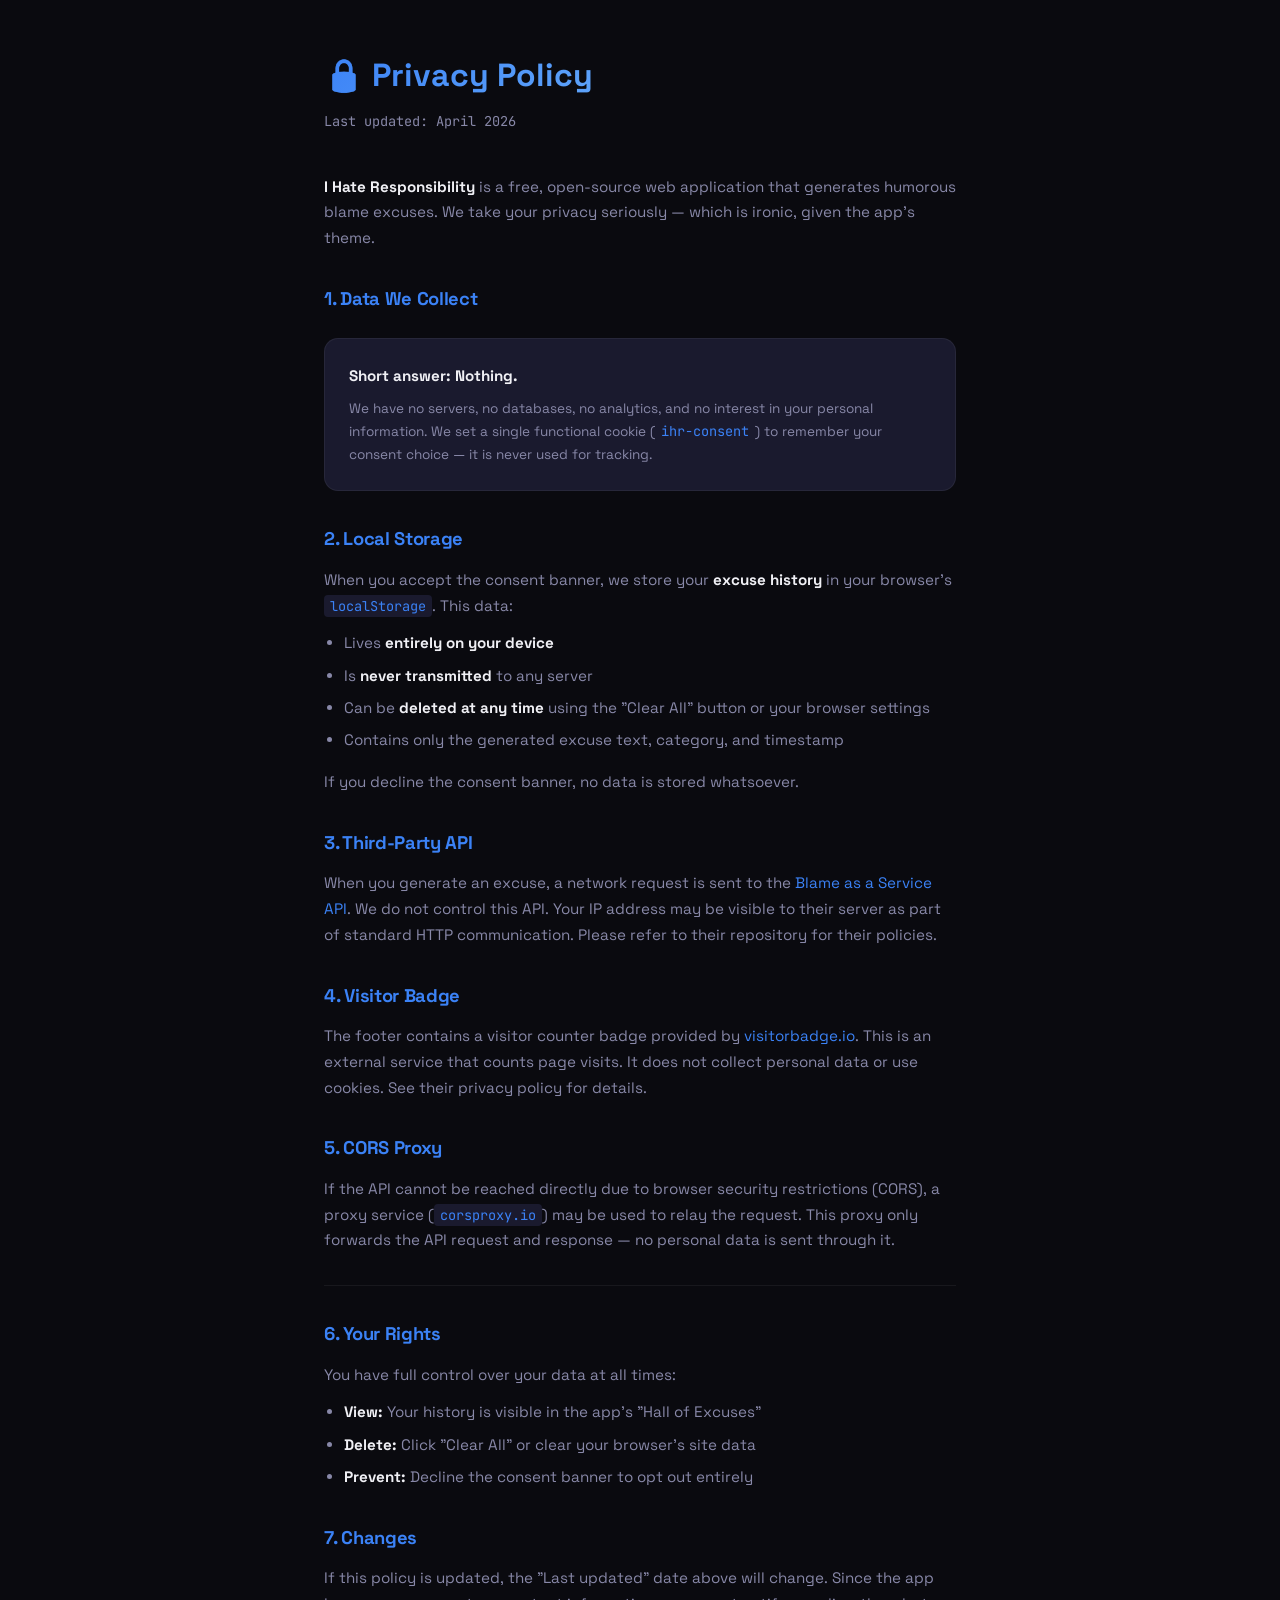
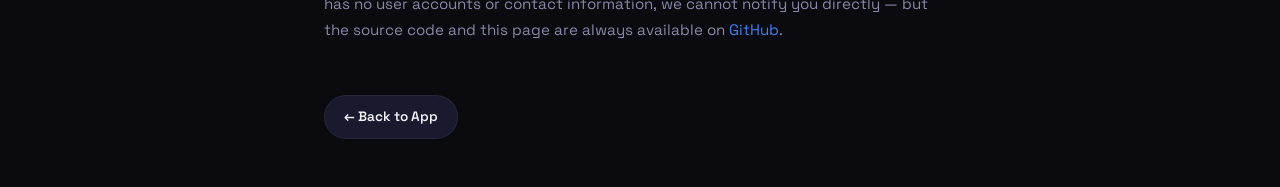
<file: privacy.html>
<!DOCTYPE html>
<html lang="en">
<head>
  <meta charset="UTF-8">
  <meta name="viewport" content="width=device-width, initial-scale=1.0">
  <title>Privacy Policy — I Hate Responsibility</title>
  <meta name="description" content="Privacy Policy for the I Hate Responsibility web app.">
  <link rel="preconnect" href="https://fonts.googleapis.com">
  <link rel="preconnect" href="https://fonts.gstatic.com" crossorigin>
  <link href="https://fonts.googleapis.com/css2?family=Space+Grotesk:wght@400;500;600;700&family=JetBrains+Mono:wght@400;500&display=swap" rel="stylesheet">
  <style>
    :root { --bg:#0a0a0f; --card:#1a1a2e; --text:#f0f0f5; --muted:#8888a8; --accent:#3b82f6; --border:rgba(255,255,255,.06); }
    *{margin:0;padding:0;box-sizing:border-box}
    body{font-family:'Space Grotesk',system-ui,sans-serif;background:var(--bg);color:var(--text);line-height:1.7;-webkit-font-smoothing:antialiased}
    .container{max-width:680px;margin:0 auto;padding:3rem 1.5rem}
    h1{font-size:2rem;margin-bottom:.5rem;background:linear-gradient(135deg,#3b82f6,#60a5fa,#93c5fd);-webkit-background-clip:text;-webkit-text-fill-color:transparent;background-clip:text}
    .subtitle{color:var(--muted);font-size:.85rem;margin-bottom:2.5rem;font-family:'JetBrains Mono',monospace}
    h2{font-size:1.15rem;margin:2rem 0 .75rem;color:var(--accent);letter-spacing:-.3px}
    p,li{color:var(--muted);font-size:.95rem;margin-bottom:.75rem}
    ul{padding-left:1.25rem;margin-bottom:1rem}
    li{margin-bottom:.4rem}
    strong{color:var(--text)}
    code{font-family:'JetBrains Mono',monospace;font-size:.85rem;background:var(--card);padding:2px 6px;border-radius:4px;color:var(--accent)}
    a{color:var(--accent);text-decoration:none;transition:color .2s}
    a:hover{color:#93c5fd;text-decoration:underline}
    .card{background:var(--card);border:1px solid var(--border);border-radius:14px;padding:1.5rem;margin:1.5rem 0}
    .card h3{font-size:.95rem;margin-bottom:.5rem;color:var(--text)}
    .card p{font-size:.85rem;margin-bottom:0}
    .back{display:inline-flex;align-items:center;gap:.5rem;margin-top:2.5rem;padding:.6rem 1.2rem;background:var(--card);border:1px solid var(--border);border-radius:999px;font-weight:600;font-size:.85rem;color:var(--text);transition:all .2s}
    .back:hover{border-color:var(--accent);background:rgba(59,130,246,.08);text-decoration:none}
    .divider{border:none;border-top:1px solid var(--border);margin:2rem 0}
  </style>
</head>
<body>
  <div class="container">
    <h1>🔒 Privacy Policy</h1>
    <p class="subtitle">Last updated: April 2026</p>

    <p><strong>I Hate Responsibility</strong> is a free, open-source web application that generates humorous blame excuses. We take your privacy seriously — which is ironic, given the app's theme.</p>

    <h2>1. Data We Collect</h2>
    <div class="card">
      <h3>Short answer: Nothing.</h3>
      <p>We have no servers, no databases, no analytics, and no interest in your personal information. We set a single functional cookie (<code>ihr-consent</code>) to remember your consent choice — it is never used for tracking.</p>
    </div>

    <h2>2. Local Storage</h2>
    <p>When you accept the consent banner, we store your <strong>excuse history</strong> in your browser's <code>localStorage</code>. This data:</p>
    <ul>
      <li>Lives <strong>entirely on your device</strong></li>
      <li>Is <strong>never transmitted</strong> to any server</li>
      <li>Can be <strong>deleted at any time</strong> using the "Clear All" button or your browser settings</li>
      <li>Contains only the generated excuse text, category, and timestamp</li>
    </ul>
    <p>If you decline the consent banner, no data is stored whatsoever.</p>

    <h2>3. Third-Party API</h2>
    <p>When you generate an excuse, a network request is sent to the <a href="https://github.com/sbmagar13/blame-as-a-service" target="_blank" rel="noopener">Blame as a Service API</a>. We do not control this API. Your IP address may be visible to their server as part of standard HTTP communication. Please refer to their repository for their policies.</p>

    <h2>4. Visitor Badge</h2>
    <p>The footer contains a visitor counter badge provided by <a href="https://visitorbadge.io" target="_blank" rel="noopener">visitorbadge.io</a>. This is an external service that counts page visits. It does not collect personal data or use cookies. See their privacy policy for details.</p>

    <h2>5. CORS Proxy</h2>
    <p>If the API cannot be reached directly due to browser security restrictions (CORS), a proxy service (<code>corsproxy.io</code>) may be used to relay the request. This proxy only forwards the API request and response — no personal data is sent through it.</p>

    <hr class="divider">

    <h2>6. Your Rights</h2>
    <p>You have full control over your data at all times:</p>
    <ul>
      <li><strong>View:</strong> Your history is visible in the app's "Hall of Excuses"</li>
      <li><strong>Delete:</strong> Click "Clear All" or clear your browser's site data</li>
      <li><strong>Prevent:</strong> Decline the consent banner to opt out entirely</li>
    </ul>

    <h2>7. Changes</h2>
    <p>If this policy is updated, the "Last updated" date above will change. Since the app has no user accounts or contact information, we cannot notify you directly — but the source code and this page are always available on <a href="https://github.com/srg-sphynx/I-hate-responsibility" target="_blank" rel="noopener">GitHub</a>.</p>

    <a href="index.html" class="back">← Back to App</a>
  </div>
</body>
</html>
</file>
